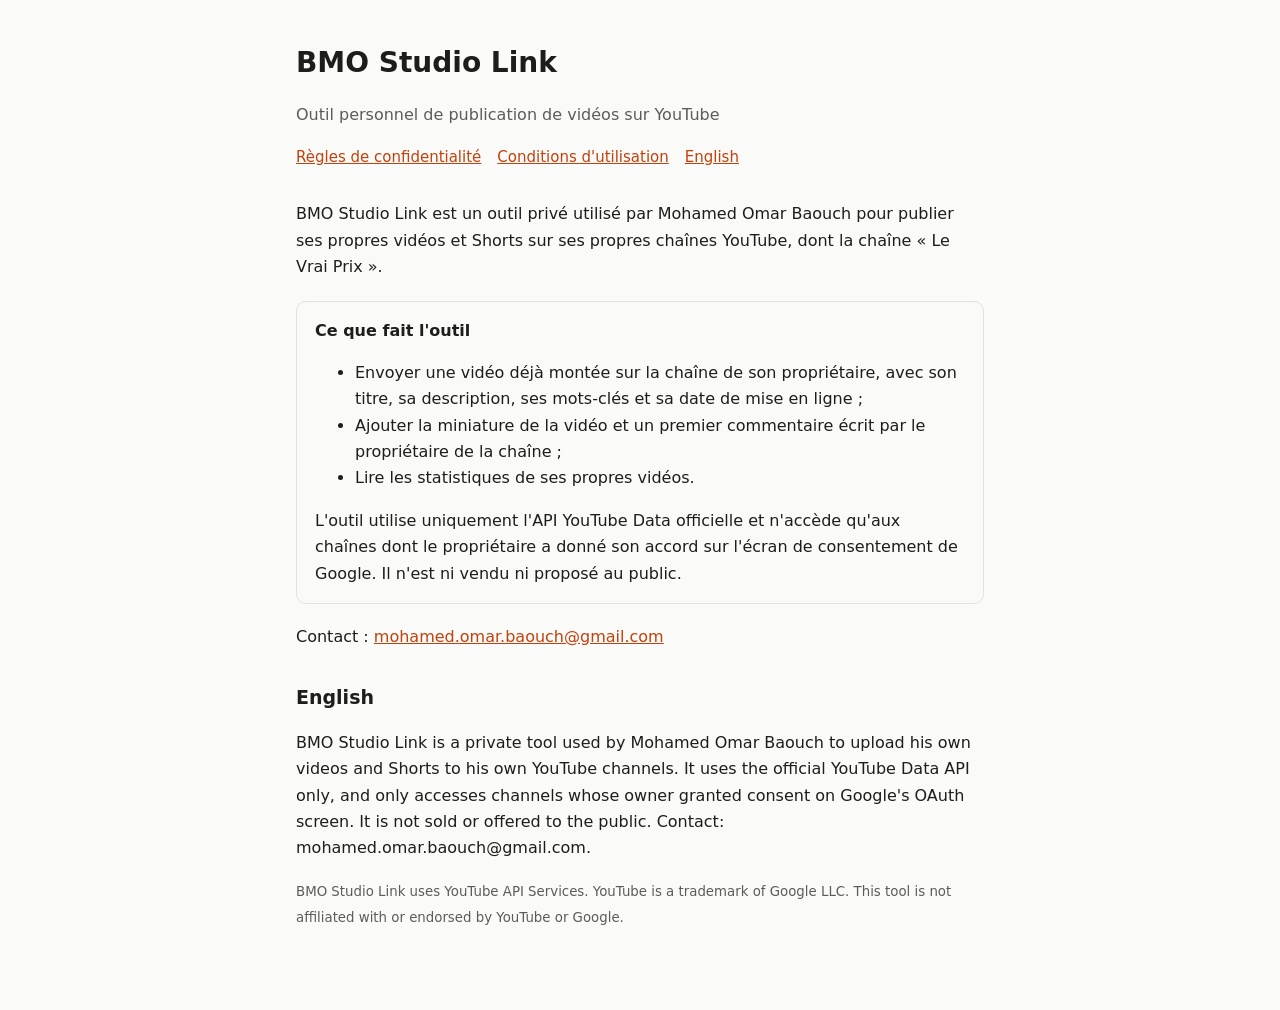
<file: docs/bmo-studio-link/index.html>
<!doctype html><html lang="fr"><head><meta charset="utf-8"><meta name="viewport" content="width=device-width,initial-scale=1">
<title>BMO Studio Link</title><link rel="stylesheet" href="style.css"></head><body><main>
<h1>BMO Studio Link</h1><p class="mut">Outil personnel de publication de vidéos sur YouTube</p>
<nav><a href="confidentialite.html">Règles de confidentialité</a><a href="conditions.html">Conditions d'utilisation</a><a href="#en">English</a></nav>
<p>BMO Studio Link est un outil privé utilisé par Mohamed Omar Baouch pour publier ses propres vidéos et Shorts sur ses propres chaînes YouTube, dont la chaîne « Le Vrai Prix ».</p>
<div class="box"><strong>Ce que fait l'outil</strong><ul>
<li>Envoyer une vidéo déjà montée sur la chaîne de son propriétaire, avec son titre, sa description, ses mots-clés et sa date de mise en ligne ;</li>
<li>Ajouter la miniature de la vidéo et un premier commentaire écrit par le propriétaire de la chaîne ;</li>
<li>Lire les statistiques de ses propres vidéos.</li></ul>
L'outil utilise uniquement l'API YouTube Data officielle et n'accède qu'aux chaînes dont le propriétaire a donné son accord sur l'écran de consentement de Google. Il n'est ni vendu ni proposé au public.</div>
<p>Contact : <a href="mailto:mohamed.omar.baouch@gmail.com">mohamed.omar.baouch@gmail.com</a></p>
<h2 id="en">English</h2>
<p>BMO Studio Link is a private tool used by Mohamed Omar Baouch to upload his own videos and Shorts to his own YouTube channels. It uses the official YouTube Data API only, and only accesses channels whose owner granted consent on Google's OAuth screen. It is not sold or offered to the public. Contact: mohamed.omar.baouch@gmail.com.</p>
<p><small>BMO Studio Link uses YouTube API Services. YouTube is a trademark of Google LLC. This tool is not affiliated with or endorsed by YouTube or Google.</small></p>
</main></body></html>
</file>
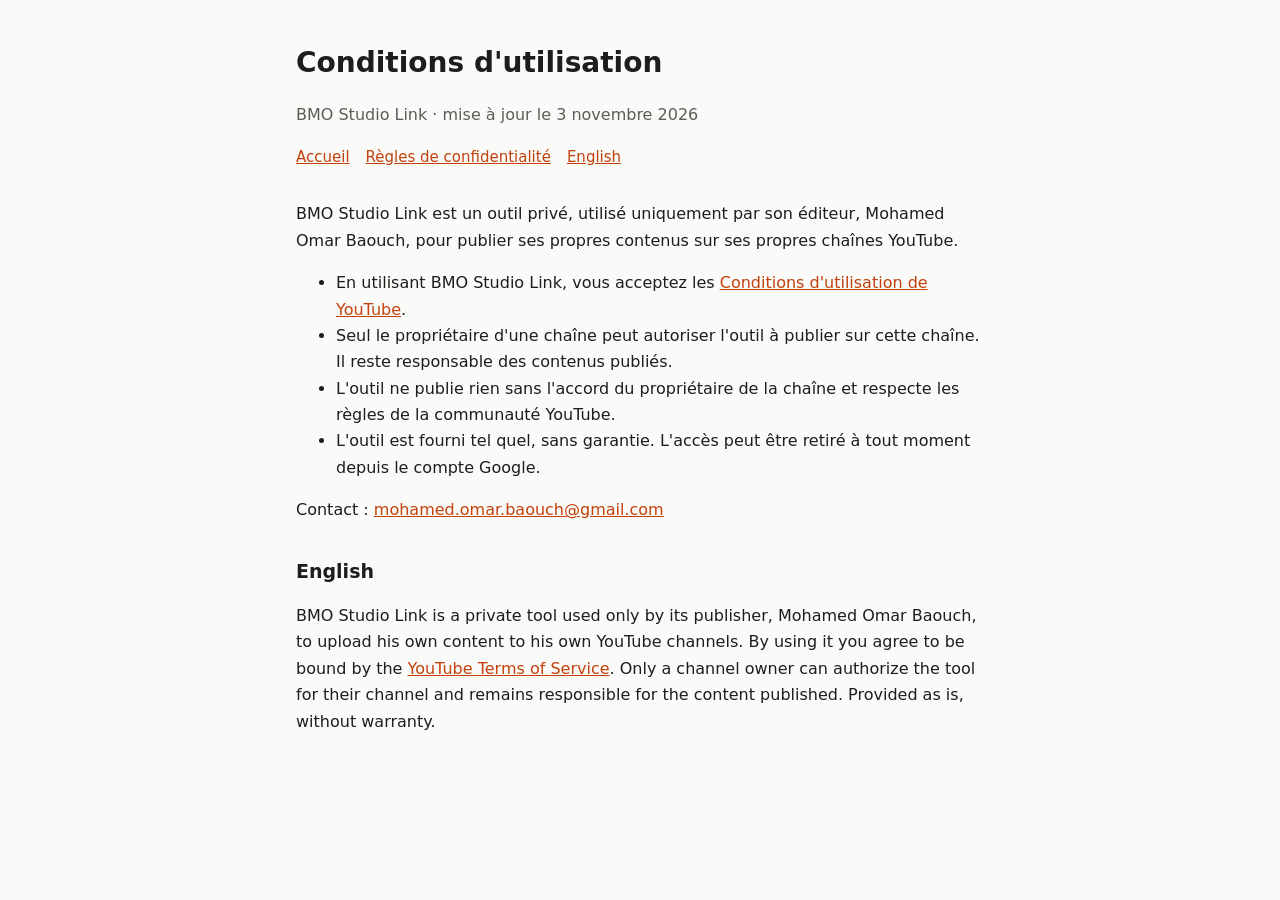
<file: docs/bmo-studio-link/conditions.html>
<!doctype html><html lang="fr"><head><meta charset="utf-8"><meta name="viewport" content="width=device-width,initial-scale=1">
<title>Conditions BMO Studio Link</title><link rel="stylesheet" href="style.css"></head><body><main>
<h1>Conditions d'utilisation</h1><p class="mut">BMO Studio Link · mise à jour le 3 novembre 2026</p>
<nav><a href="index.html">Accueil</a><a href="confidentialite.html">Règles de confidentialité</a><a href="#en">English</a></nav>
<p>BMO Studio Link est un outil privé, utilisé uniquement par son éditeur, Mohamed Omar Baouch, pour publier ses propres contenus sur ses propres chaînes YouTube.</p>
<ul><li>En utilisant BMO Studio Link, vous acceptez les <a href="https://www.youtube.com/t/terms">Conditions d'utilisation de YouTube</a>.</li>
<li>Seul le propriétaire d'une chaîne peut autoriser l'outil à publier sur cette chaîne. Il reste responsable des contenus publiés.</li>
<li>L'outil ne publie rien sans l'accord du propriétaire de la chaîne et respecte les règles de la communauté YouTube.</li>
<li>L'outil est fourni tel quel, sans garantie. L'accès peut être retiré à tout moment depuis le compte Google.</li></ul>
<p>Contact : <a href="mailto:mohamed.omar.baouch@gmail.com">mohamed.omar.baouch@gmail.com</a></p>
<h2 id="en">English</h2>
<p>BMO Studio Link is a private tool used only by its publisher, Mohamed Omar Baouch, to upload his own content to his own YouTube channels. By using it you agree to be bound by the <a href="https://www.youtube.com/t/terms">YouTube Terms of Service</a>. Only a channel owner can authorize the tool for their channel and remains responsible for the content published. Provided as is, without warranty.</p>
</main></body></html>
</file>
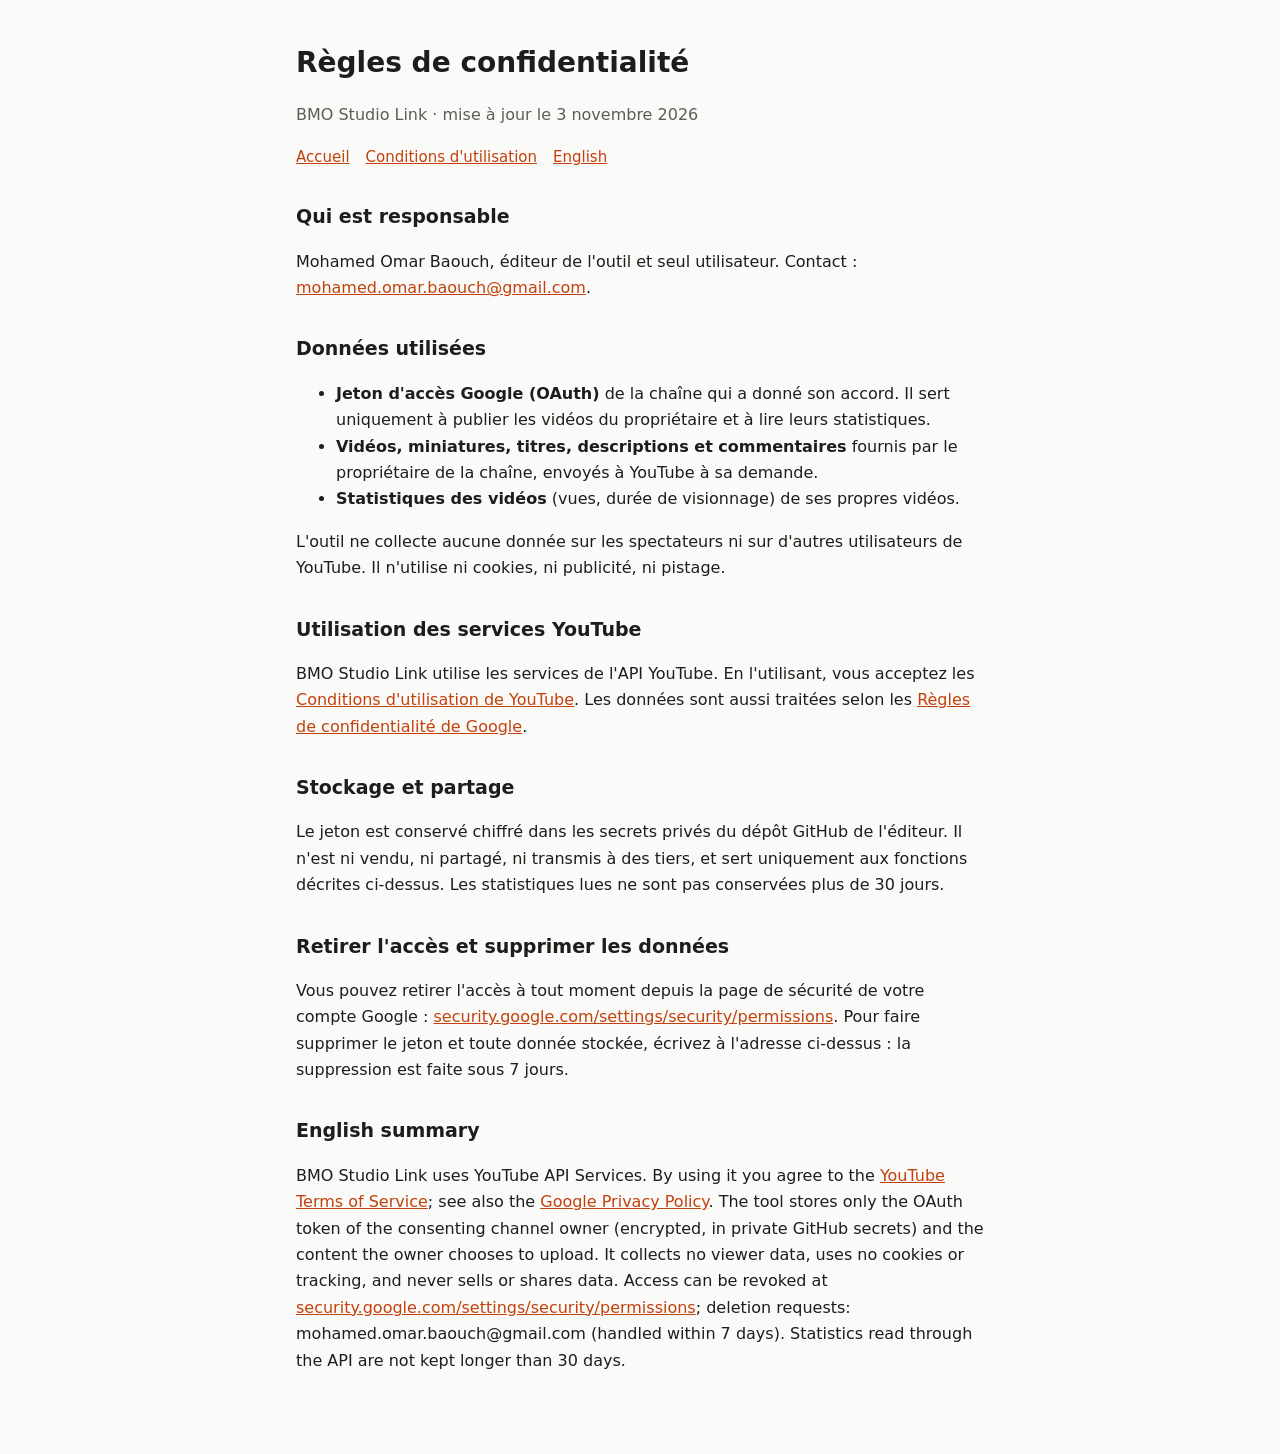
<file: docs/bmo-studio-link/confidentialite.html>
<!doctype html><html lang="fr"><head><meta charset="utf-8"><meta name="viewport" content="width=device-width,initial-scale=1">
<title>Confidentialité BMO Studio Link</title><link rel="stylesheet" href="style.css"></head><body><main>
<h1>Règles de confidentialité</h1><p class="mut">BMO Studio Link · mise à jour le 3 novembre 2026</p>
<nav><a href="index.html">Accueil</a><a href="conditions.html">Conditions d'utilisation</a><a href="#en">English</a></nav>
<h2>Qui est responsable</h2><p>Mohamed Omar Baouch, éditeur de l'outil et seul utilisateur. Contact : <a href="mailto:mohamed.omar.baouch@gmail.com">mohamed.omar.baouch@gmail.com</a>.</p>
<h2>Données utilisées</h2><ul>
<li><strong>Jeton d'accès Google (OAuth)</strong> de la chaîne qui a donné son accord. Il sert uniquement à publier les vidéos du propriétaire et à lire leurs statistiques.</li>
<li><strong>Vidéos, miniatures, titres, descriptions et commentaires</strong> fournis par le propriétaire de la chaîne, envoyés à YouTube à sa demande.</li>
<li><strong>Statistiques des vidéos</strong> (vues, durée de visionnage) de ses propres vidéos.</li></ul>
<p>L'outil ne collecte aucune donnée sur les spectateurs ni sur d'autres utilisateurs de YouTube. Il n'utilise ni cookies, ni publicité, ni pistage.</p>
<h2>Utilisation des services YouTube</h2>
<p>BMO Studio Link utilise les services de l'API YouTube. En l'utilisant, vous acceptez les <a href="https://www.youtube.com/t/terms">Conditions d'utilisation de YouTube</a>. Les données sont aussi traitées selon les <a href="https://policies.google.com/privacy">Règles de confidentialité de Google</a>.</p>
<h2>Stockage et partage</h2>
<p>Le jeton est conservé chiffré dans les secrets privés du dépôt GitHub de l'éditeur. Il n'est ni vendu, ni partagé, ni transmis à des tiers, et sert uniquement aux fonctions décrites ci-dessus. Les statistiques lues ne sont pas conservées plus de 30 jours.</p>
<h2>Retirer l'accès et supprimer les données</h2>
<p>Vous pouvez retirer l'accès à tout moment depuis la page de sécurité de votre compte Google : <a href="https://security.google.com/settings/security/permissions">security.google.com/settings/security/permissions</a>. Pour faire supprimer le jeton et toute donnée stockée, écrivez à l'adresse ci-dessus : la suppression est faite sous 7 jours.</p>
<h2 id="en">English summary</h2>
<p>BMO Studio Link uses YouTube API Services. By using it you agree to the <a href="https://www.youtube.com/t/terms">YouTube Terms of Service</a>; see also the <a href="https://policies.google.com/privacy">Google Privacy Policy</a>. The tool stores only the OAuth token of the consenting channel owner (encrypted, in private GitHub secrets) and the content the owner chooses to upload. It collects no viewer data, uses no cookies or tracking, and never sells or shares data. Access can be revoked at <a href="https://security.google.com/settings/security/permissions">security.google.com/settings/security/permissions</a>; deletion requests: mohamed.omar.baouch@gmail.com (handled within 7 days). Statistics read through the API are not kept longer than 30 days.</p>
</main></body></html>
</file>
<file: docs/bmo-studio-link/style.css>
:root{--bg:#fafaf8;--fg:#1d1d1b;--mut:#5c5c58;--acc:#c2410c;--bd:#e4e2dc}
@media (prefers-color-scheme:dark){:root{--bg:#141413;--fg:#ecebe6;--mut:#a3a29c;--acc:#fb923c;--bd:#2c2b28}}
*{box-sizing:border-box}body{margin:0;background:var(--bg);color:var(--fg);font:16px/1.65 system-ui,-apple-system,Segoe UI,Roboto,sans-serif}
main{max-width:720px;margin:0 auto;padding:40px 16px 64px}h1{font-size:28px;margin:0 0 4px}h2{font-size:19px;margin:32px 0 8px}
small,.mut{color:var(--mut)}a{color:var(--acc)}nav{display:flex;gap:16px;flex-wrap:wrap;margin:8px 0 32px;font-size:15px}
.box{border:1px solid var(--bd);border-radius:10px;padding:16px 18px;margin:20px 0}
</file>
